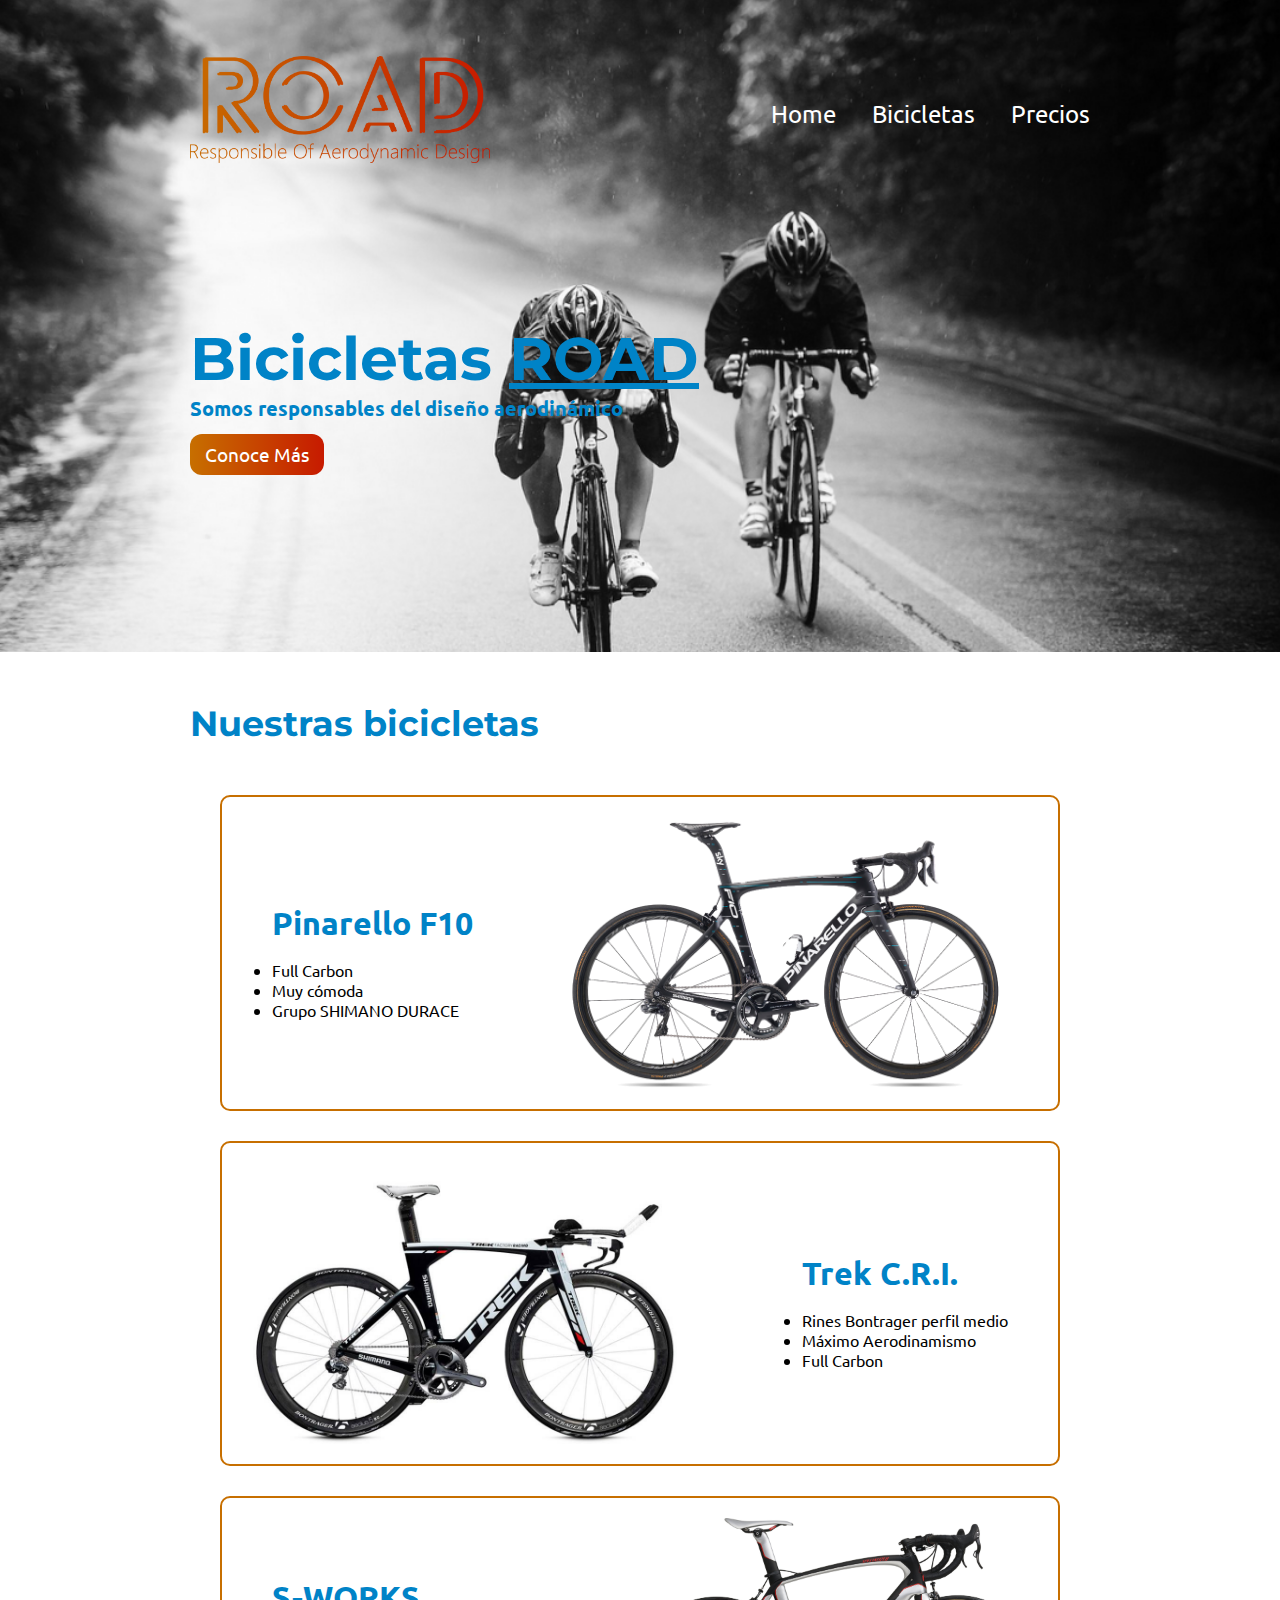
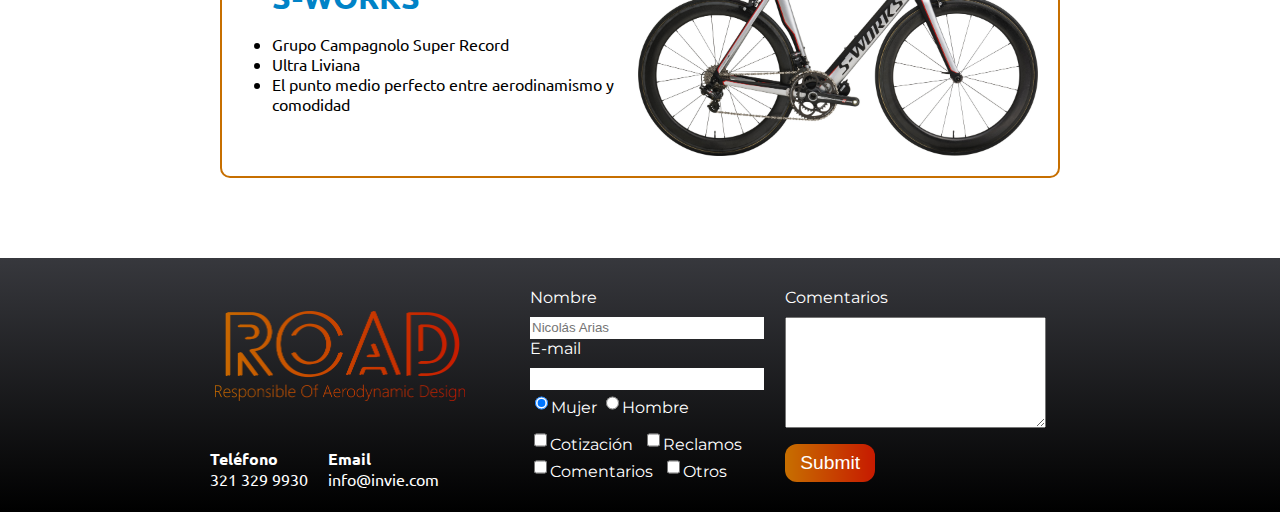
<file: index.html>
<!DOCTYPE html>
<html lang="en">
<head>
	<meta charset="UTF-8">
	<title>ROAD</title>
	<link rel="stylesheet" href="css/estilos.css">
	<link href="https://fonts.googleapis.com/css?family=Montserrat:700|Ubuntu" rel="stylesheet">
</head>
<body>



	<section id="portada" class="portada background">
		<!-- Header -->
		<header id="cabecera" class="header contenedor">
			<figure class="logotipo">
				<img src="imagenes/logo.png" width="300" alt="ROAD Logotipo">
			</figure>

			<!-- menú -->

			<nav class="menu">
				<ul>
					<li><a href="#">Home</a></li>
					<li><a href="#guitarras">Bicicletas</a></li>
					<li><a href="precios.html">Precios</a></li>
				</ul>
			</nav>
		</header>

		<div class="contenedor">
			<h1>Bicicletas <u>ROAD</u></h1>
			<h3>Somos responsables del diseño aerodinámico</h3>
			<a href="#guitarras" class="boton">Conoce Más</a>
		</div>
	</section>

	<!-- Guitarras -->

	<section id="guitarras" class="guitarras contenedor">
		<h2 class="tituloG">Nuestras bicicletas</h2>
		<article class="guitarra">
			<div class="contenedor-guitar-a">
				<h3>Pinarello F10</h3>
				<ol>
					<li>Full Carbon</li>
					<li>Muy cómoda</li>
					<li>Grupo SHIMANO DURACE</li>
				</ol>
			</div>
			<img src="imagenes/DogmaF10.png" width="500" alt="Dogma F10">
		</article>
		<article class="guitarra">
			<img src="imagenes/Trek.jpg" width="450" alt="Trek">
			<div class="contenedor-guitar-b">
				<h3>Trek C.R.I.</h3>
				<ol>
					<li>Rines Bontrager perfil medio</li>
					<li>Máximo Aerodinamismo</li>
					<li>Full Carbon</li>
				</ol>
			</div>
		</article>
		<article class="guitarra abajo">
			<div class="contenedor-guitar-a">
				<h3>S-WORKS</h3>
				<ol>
					<li>Grupo Campagnolo Super Record</li>
					<li>Ultra Liviana</li>
					<li>El punto medio perfecto entre aerodinamismo y comodidad</li>
				</ol>
			</div>
			<img src="imagenes/S-Works.jpg" width="400" alt="S-Works">
		</article>
	</section>
	<footer>
		<div class="contenedor cfooter">
			<div class="contacto">
				<img src="imagenes/logo.png" alt="Road" width="250">
				<a href="tel:+573213299930"><strong>Teléfono</strong> <span>321 329 9930</span></a>
				<a href="mailto:info@invie.com"><strong>Email</strong> <span>info@invie.com</span></a>
			</div>
			<form class="formulario" action="post">
				<div class="col1">
					<div class="dPersonales">
						<label for="nombre">Nombre</label>
						<input type="text" required placeholder="Nicolás Arias" id="nombre" name="Nombre">
						<label for="email">E-mail</label>
						<input type="email" required id="email" name="Email">
					</div>
					<div class="sexo">
						<label for="mujer">
							<input type="radio" checked id="mujer" name="sexo" value="Mujer">Mujer
						</label>
						<label for="hombre">
							<input type="radio" id="hombre" name="sexo" value="Hombre">Hombre
						</label>
					</div>
					<div class="intereses">
						<label for="cotizacion">
							<input type="checkbox" id="cotizacion" name="intereses" value="Cotizacion">Cotización
						</label>
						<label for="reclamos">
							<input type="checkbox" id="reclamos" name="intereses" value="Reclamos">Reclamos
						</label>
						<label for="comentarios">
							<input type="checkbox" id="comentarios" name="intereses" value="Comentarios">Comentarios
						</label>
						<label for="otros">
							<input type="checkbox" id="otros" name="intereses" value="Otros">Otros
						</label>
					</div>
				</div>
				<div class="col2">
					<label for="asunto">Comentarios</label>
					<textarea name="Comentarios" id="asunto" cols="30" rows="7"></textarea>
					<input type="submit" class="boton">
				</div>
			</form>	
		</div>
	</footer>
</body>
</html>
</file>
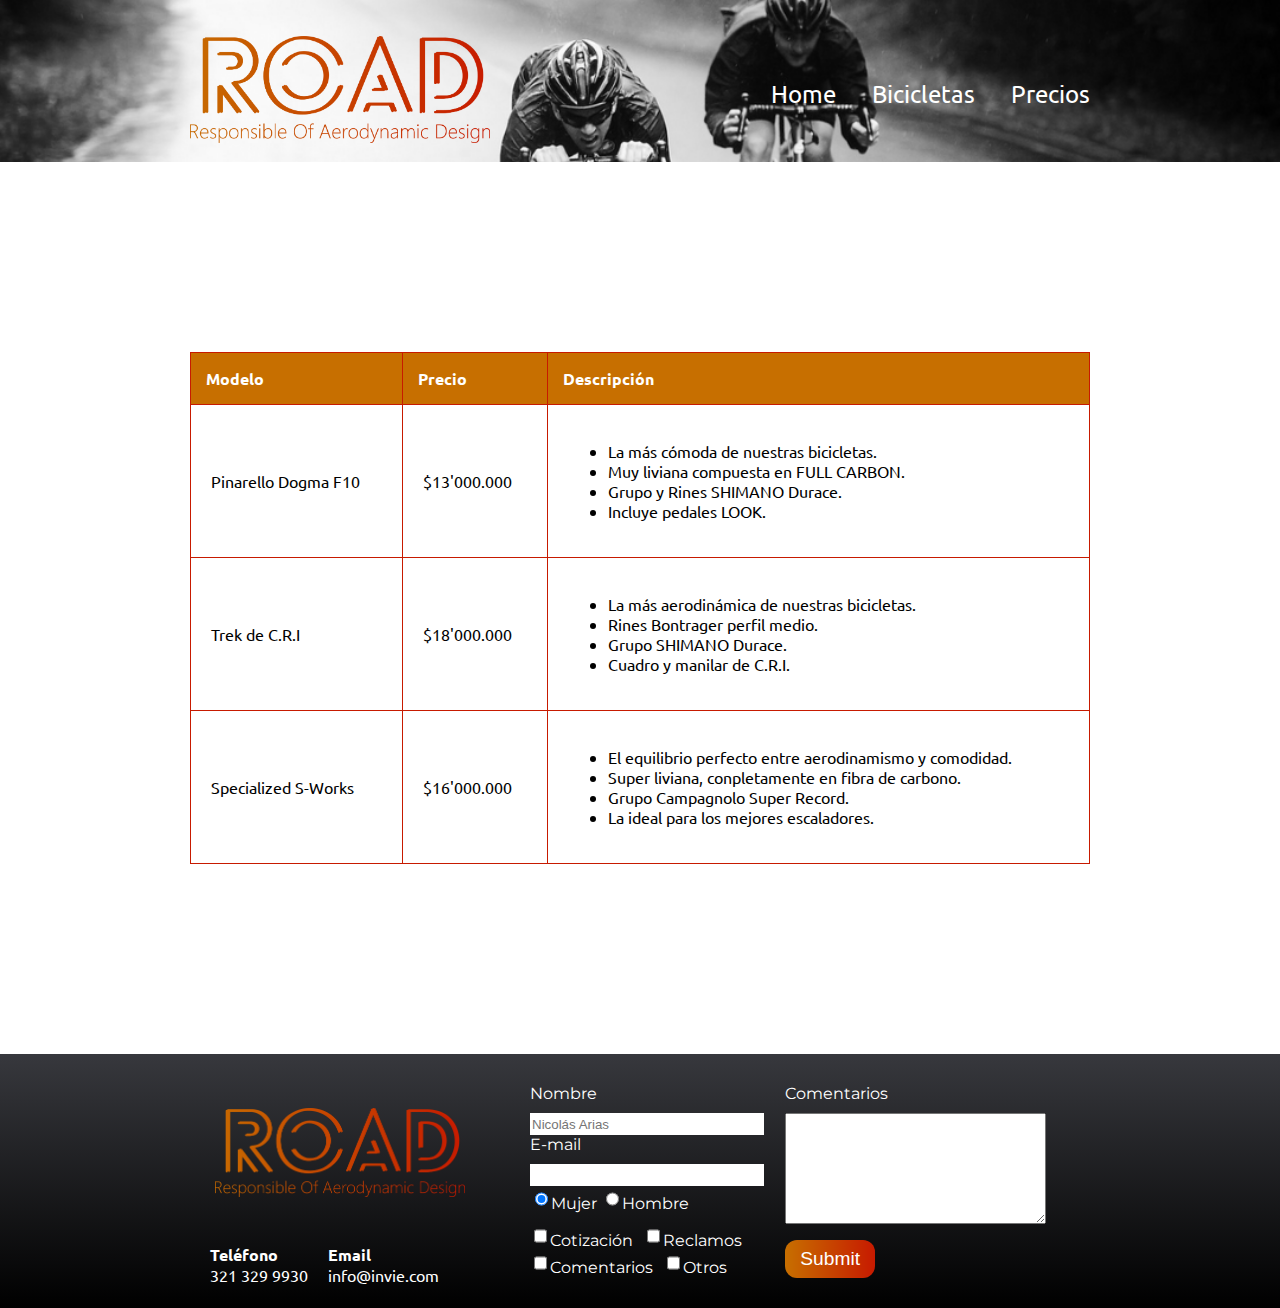
<file: precios.html>
<!DOCTYPE html>
<html lang="en">
<head>
	<meta charset="UTF-8">
	<title>ROAD | Precios</title>
	<link rel="stylesheet" href="css/estilos.css">
	<link href="https://fonts.googleapis.com/css?family=Montserrat:700|Ubuntu" rel="stylesheet">
</head>
<body>
	<!-- Header -->
	<div class="background">
		<header id="cabecera" class="header contenedor">
				<figure class="logotipo">
					<img src="imagenes/logo.png" width="300" alt="ROAD Logotipo">
				</figure>

				<!-- menú -->

				<nav class="menu">
					<ul>
						<li><a href="index.html">Home</a></li>
						<li><a href="index.html#guitarras">Bicicletas</a></li>
						<li><a href="#">Precios</a></li>
					</ul>
				</nav>
		</header>
	</div>
	<section class="tabla">
		<div class="contenedor">
			<table>
				<thead>
					<tr>
						<th>Modelo</th>
						<th>Precio</th>
						<th>Descripción</th>
					</tr>
				</thead>
				<tbody>
					<tr>
						<td>Pinarello Dogma F10</td>
						<td>$13'000.000</td>
						<td>
							<ol>
								<li>La más cómoda de nuestras bicicletas.</li>
								<li>Muy liviana compuesta en FULL CARBON.</li>
								<li>Grupo y Rines SHIMANO Durace.</li>
								<li>Incluye pedales LOOK.</li>
							</ol>
						</td>
					</tr>
					<tr>
						<td>Trek de C.R.I</td>
						<td>$18'000.000</td>
						<td>
							<ol>
								<li>La más aerodinámica de nuestras bicicletas.</li>
								<li>Rines Bontrager perfil medio.</li>
								<li>Grupo SHIMANO Durace.</li>
								<li>Cuadro y manilar de C.R.I.</li>
							</ol>
						</td>
					</tr>
					<tr>
						<td>Specialized S-Works</td>
						<td>$16'000.000</td>
						<td>
							<ol>
								<li>El equilibrio perfecto entre aerodinamismo y comodidad.</li>
								<li>Super liviana, conpletamente en fibra de carbono.</li>
								<li>Grupo Campagnolo Super Record.</li>
								<li>La ideal para los mejores escaladores.</li>
							</ol>
						</td>
					</tr>
				</tbody>
			</table>
		</div>
	</section>
	<footer>
		<div class="contenedor cfooter">
			<div class="contacto">
				<img src="imagenes/logo.png" alt="Road" width="250">
				<a href="tel:+573213299930"><strong>Teléfono</strong> <span>321 329 9930</span></a>
				<a href="mailto:info@invie.com"><strong>Email</strong> <span>info@invie.com</span></a>
			</div>
			<form class="formulario" action="post">
				<div class="col1">
					<div class="dPersonales">
						<label for="nombre">Nombre</label>
						<input type="text" required placeholder="Nicolás Arias" id="nombre" name="Nombre">
						<label for="email">E-mail</label>
						<input type="email" required id="email" name="Email">
					</div>
					<div class="sexo">
						<label for="mujer">
							<input type="radio" checked id="mujer" name="sexo" value="Mujer">Mujer
						</label>
						<label for="hombre">
							<input type="radio" id="hombre" name="sexo" value="Hombre">Hombre
						</label>
					</div>
					<div class="intereses">
						<label for="cotizacion">
							<input type="checkbox" id="cotizacion" name="intereses" value="Cotizacion">Cotización
						</label>
						<label for="reclamos">
							<input type="checkbox" id="reclamos" name="intereses" value="Reclamos">Reclamos
						</label>
						<label for="comentarios">
							<input type="checkbox" id="comentarios" name="intereses" value="Comentarios">Comentarios
						</label>
						<label for="otros">
							<input type="checkbox" id="otros" name="intereses" value="Otros">Otros
						</label>
					</div>
				</div>
				<div class="col2">
					<label for="asunto">Comentarios</label>
					<textarea name="Comentarios" id="asunto" cols="30" rows="7"></textarea>
					<input type="submit" class="boton">
				</div>
			</form>	
		</div>
	</footer>
</body>
</html>
</file>
<file: css/estilos.css>
body{
	margin: 0 auto;
	font-family: 'Ubuntu', sans-serif;
}
ol{
	list-style: disc;
	color: black;
}
.background{
	background-image: url("../imagenes/background.png");
	background-repeat: no-repeat;
	background-size: cover;
	background-position: center;
}
/* .menu li::before{
	content: "⨀";
	color: white;
} */
.contenedor{
	margin: auto;
	width: 900px;
}
.header{
	display: flex;
	justify-content: space-between;
	padding-top: 20px;
}
.logotipo {
	margin-left: 0px;
	display: inline-block;
}
.menu li{
	display: inline-block;
	margin-left: 30px;
}

.menu a{
	-webkit-transition: color 0.3s ease;
	-moz-transition: color 0.3s ease;
	-ms-transition: color 0.3s ease;
	-o-transition: color 0.3s ease;
	transition: color 0.3s ease;
	color: #fff;
	text-decoration: none;
}
.menu a:hover{
	color: #C71A00;
}
.menu {
	margin-top: 35px;
	display: inline-block;
	font-size: 24px;
}
.portada {
	padding: 20px;
	color: #0083C7;
}
.portada h1 {
	font-family: 'Montserrat', sans-serif;
	font-size: 60px;
	margin-top: -18px;
	margin-bottom: 0;
}
.portada div{
	display: flex;
	flex-direction: column;
	justify-content: center;
	align-items: flex-start;
	height: 450px;
}
.portada h3{
	margin:0;
	font-size: 20px;
}
.guitarras h2{
	font-size: 35px;
	margin: 50px 0;
	font-family: 'Montserrat', sans-serif;
}
.guitarras{
	color: #0083C7;
}

.guitarra{
	display: flex;
	align-items: center;
	justify-content: space-between;
	border: 2px solid #C76F00;
	padding: 20px;
	margin: 30px;
	border-radius: 10px;
}
.guitarra ol {
	padding: 0;
}
.guitarra h3 {
	margin-bottom: 15px;
	font-size: 2em;
}
.abajo {
	margin-bottom: 80px;
}
.contenedor-guitar-a{
	margin-left: 30px;
}
.contenedor-guitar-b{
	margin-right: 30px;
}
footer{
	background:linear-gradient(to bottom,#37383D,#000);
}
.contacto {
	width: 300px;
	display: flex;
	align-items: center;
	flex-wrap: wrap;
}
.contacto img
{	
	padding-top: 30px;
	display: block;
	margin: auto;
}
.contacto a{
	margin-left: 20px;
	display: flex;
	flex-direction: column;
	color: #fff;
	text-decoration: none;
}
.formulario
{
	color: #fff;
	padding: 30px;
	width: 530px;
	display: flex;
	font-family: 'Montserrat', sans-serif;
}
.cfooter{
	display: flex;
	justify-content: space-between;
}
.dPersonales{
	display: flex;
	flex-direction: column;
}
.dPersonales input{
	margin-top: 10px;
	width: 90%;
}
.boton{
	border-radius: 12px;
	color: #fff;
	background: linear-gradient(to left, #C71A00, #C76F00);
	padding: 8px 15px;
	cursor: pointer;
	border: none;
	text-decoration: none;
	margin-top: 12px;
	font-size: 1.2em;
}
.boton:hover{
	background: #C71A00;
	transition: all 0.5s linear;
}
input:focus, textarea:focus{
	outline: 0;
	background-color: lightgray;
}
.col1 input{
	border: none;
	height: 20px;
}

.intereses {
	margin-top: 10px;
	display: flex;
	flex-wrap: wrap;
}
.intereses label{
	margin-right: 10px;
}
#asunto{
	margin-top: 10px;
}
table
{
	margin: 190px 0;
	border-collapse: collapse;
	width: 100%;
}
th{
	text-align: left;
	color: #fff;
	padding: 15px;
	background-color: #C76F00;
}
td{
	padding: 20px;
}
table, td, th{
	border: 1px solid #C71A00;
}
</file>
